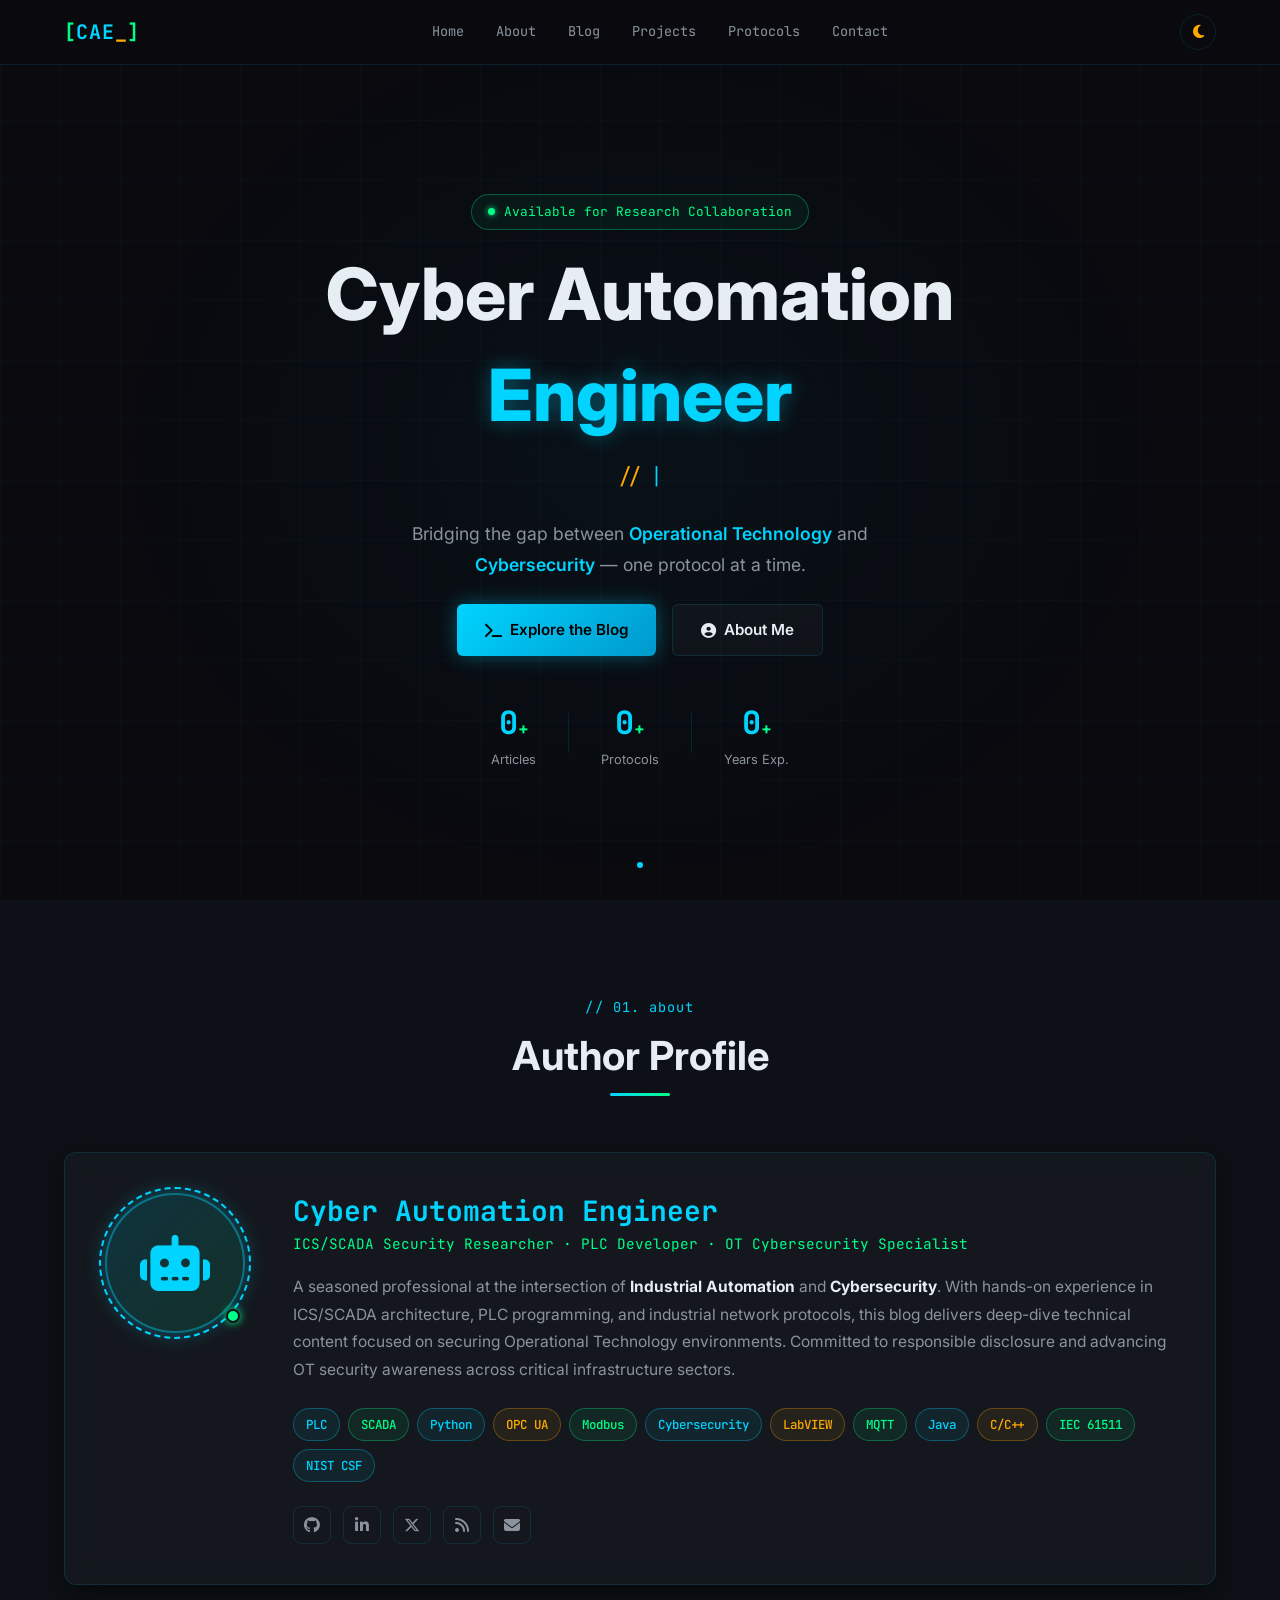
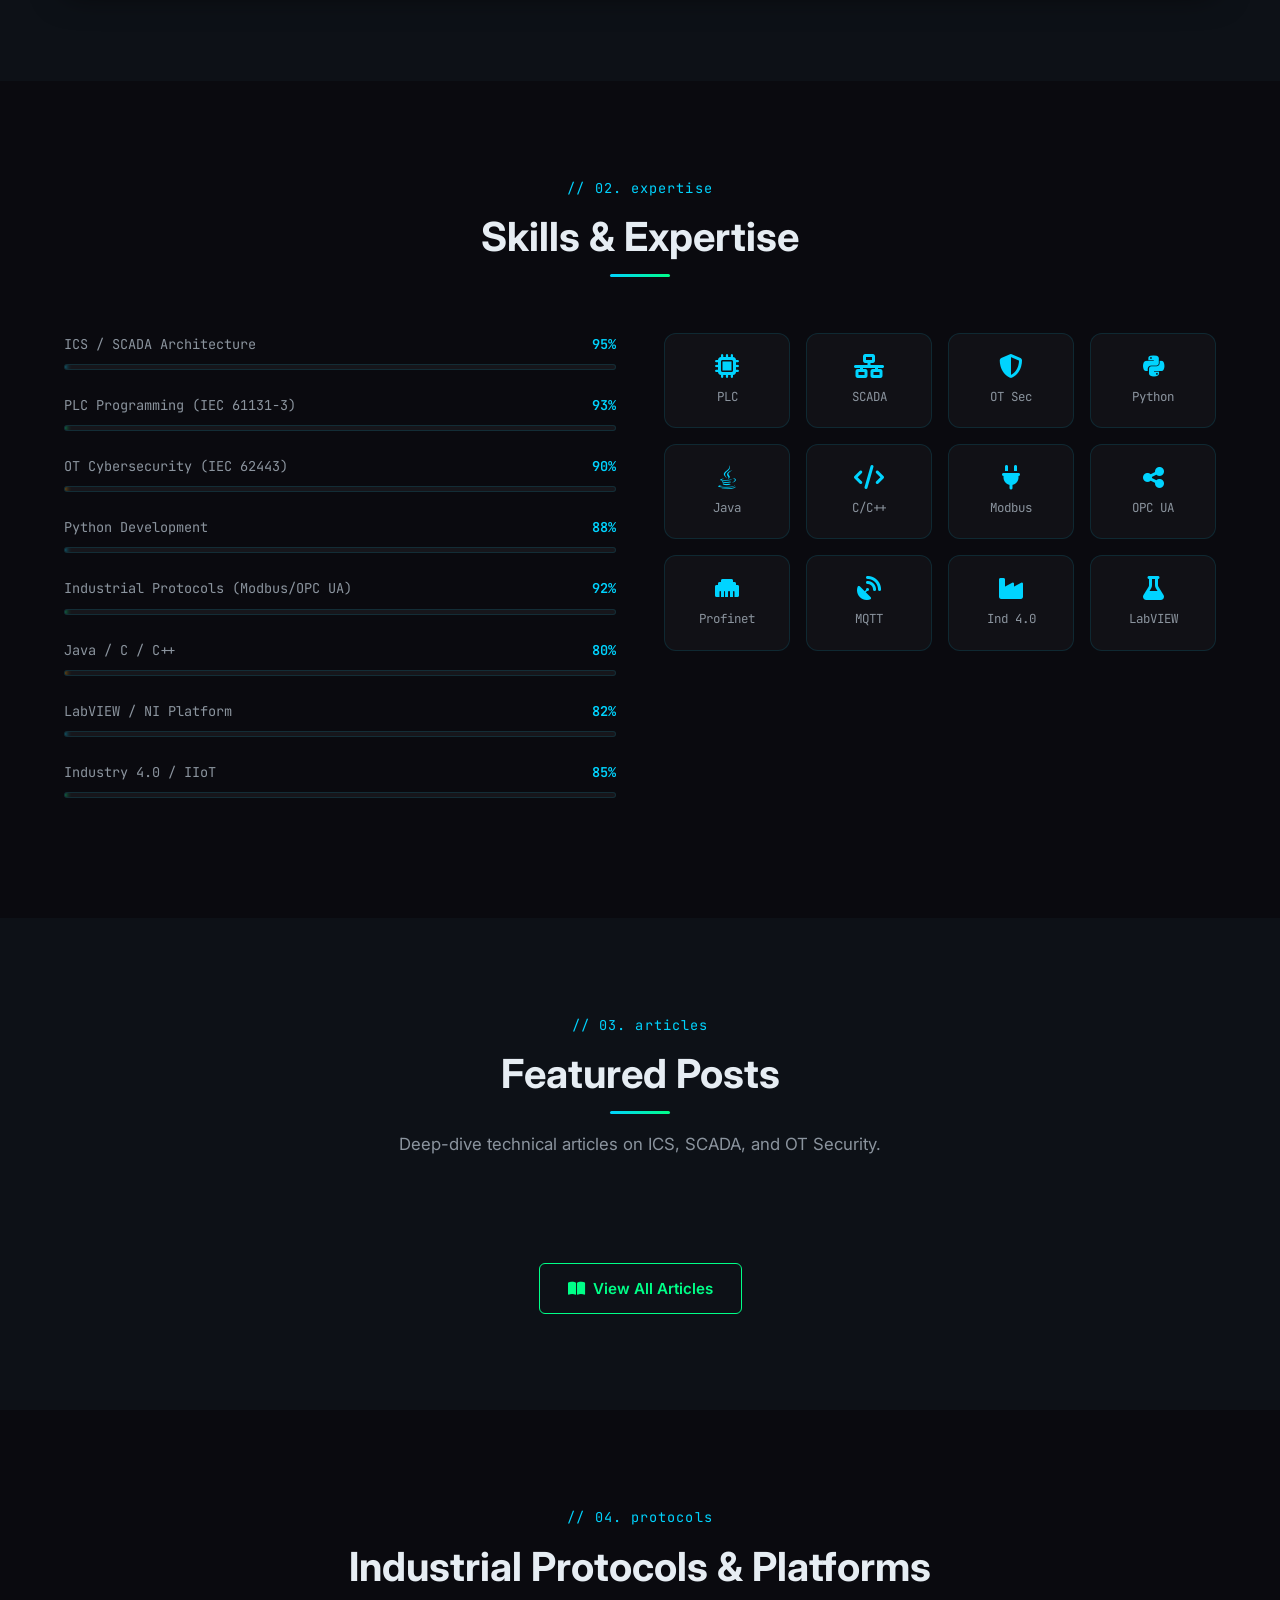
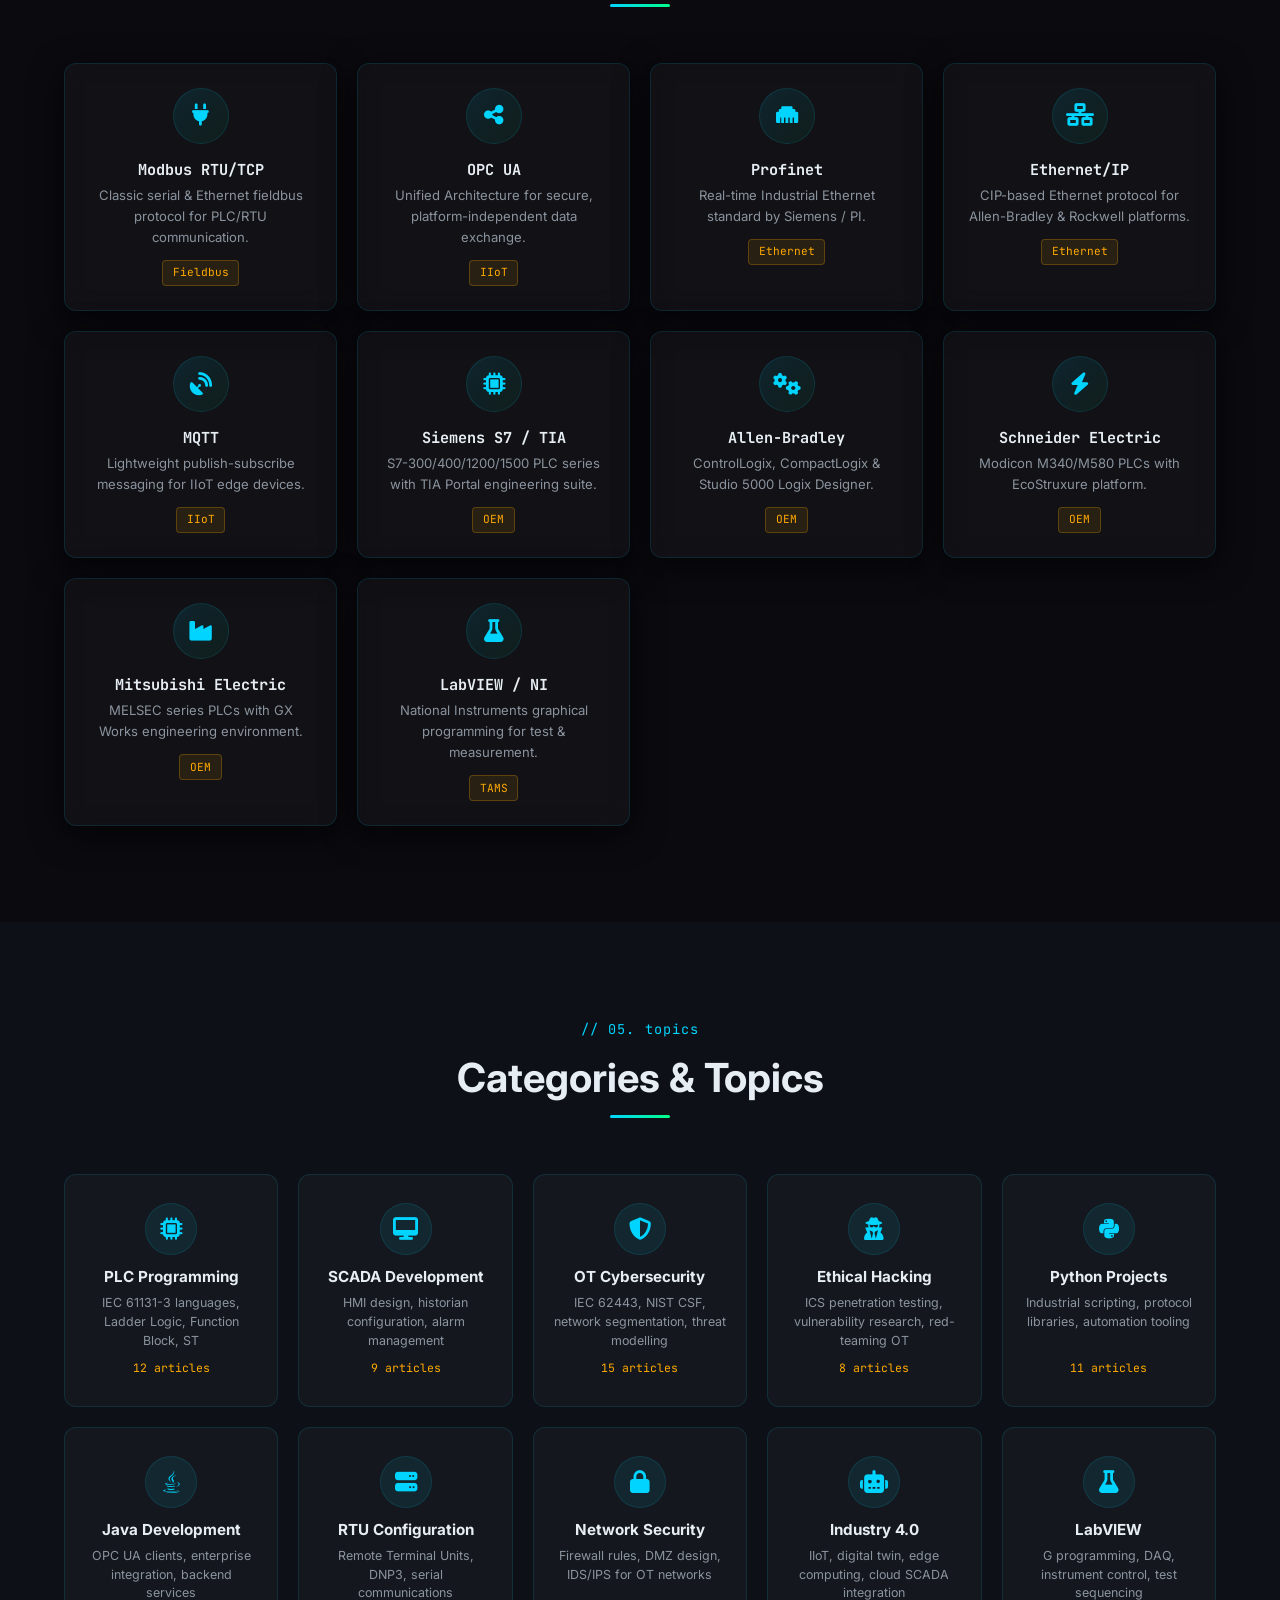
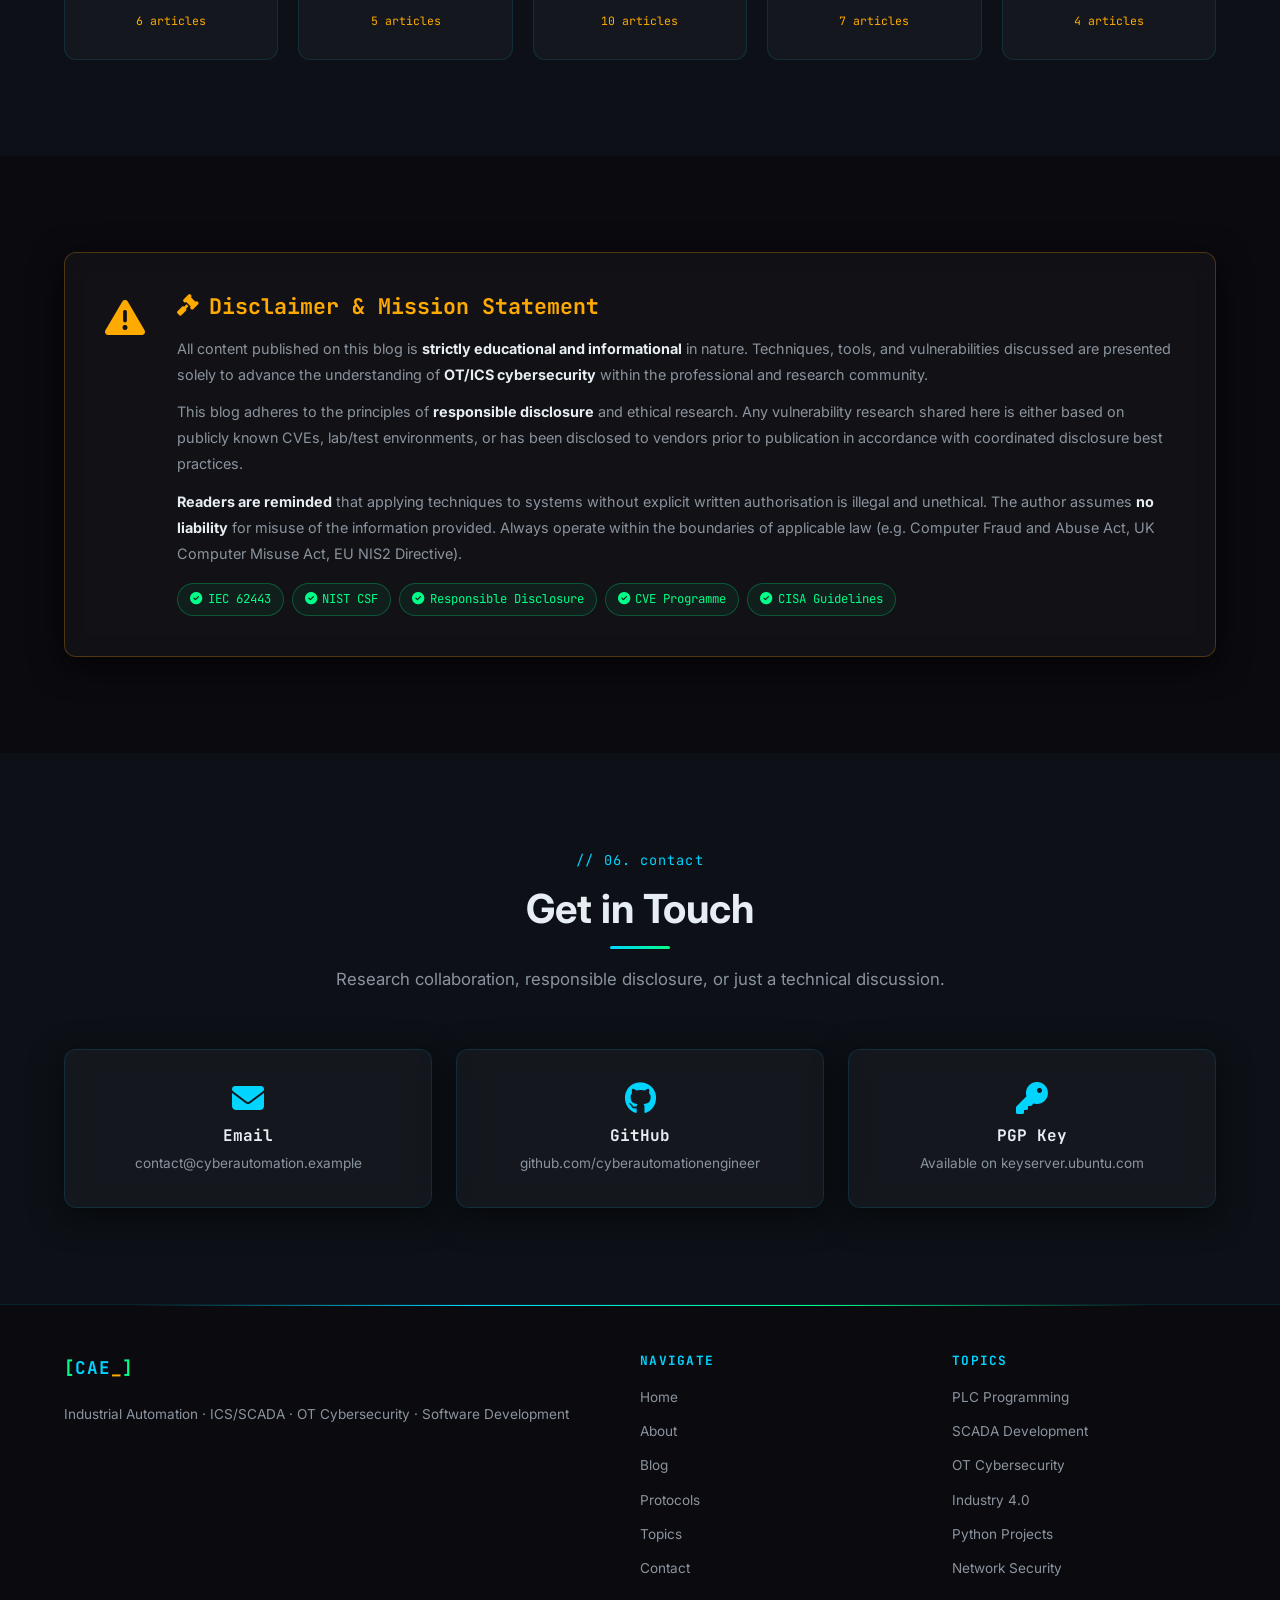
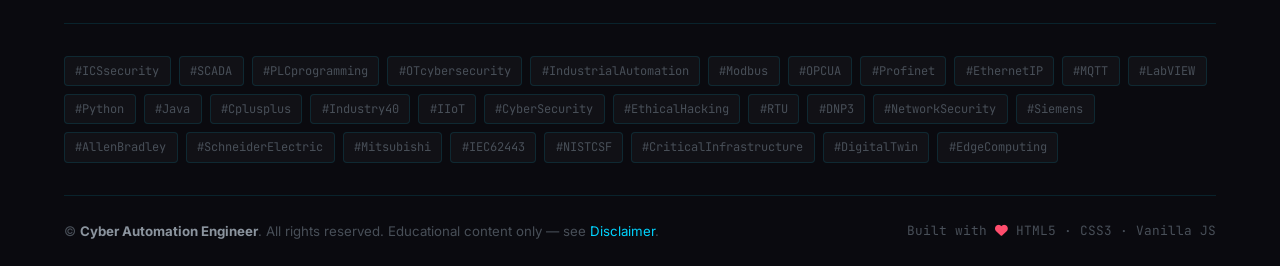
<file: static/index.html>
<html data-theme="dark" lang="en">
<head>
  <!-- ═══════════════════════════════════════════════
       META & SEO
  ═══════════════════════════════════════════════ -->
  <meta charset="UTF-8"></meta>
  <meta content="width=device-width, initial-scale=1.0" name="viewport"></meta>
  <meta content="IE=edge" http-equiv="X-UA-Compatible"></meta>

  <title>Cyber Automation Engineer | ICS/SCADA · OT Cybersecurity · PLC Development</title>
  <meta content="Cyber Automation Engineer — Technical blogger specialising in Industrial Automation, ICS/SCADA, OT Cybersecurity, PLC Programming, and Software Development (Python, Java, C/C++)." name="description"></meta>
  <meta content="ICS security,SCADA,PLC programming,OT cybersecurity,industrial automation,Modbus,OPC UA,Profinet,Ethernet/IP,MQTT,LabVIEW,Python,Java,C++,Industry 4.0,cyber automation,ethical hacking,RTU configuration,network security,Siemens,Allen-Bradley,Schneider Electric" name="keywords"></meta>
  <meta content="Cyber Automation Engineer" name="author"></meta>
  <meta content="index, follow" name="robots"></meta>
  <link href="https://cyberautomationengineer.example.com/" rel="canonical"></link>

  <!-- Open Graph -->
  <meta content="website" property="og:type"></meta>
  <meta content="https://cyberautomationengineer.example.com/" property="og:url"></meta>
  <meta content="Cyber Automation Engineer | ICS/SCADA · OT Cybersecurity" property="og:title"></meta>
  <meta content="Technical insights on Industrial Automation, ICS/SCADA, OT Cybersecurity, and Software Development." property="og:description"></meta>
  <meta content="https://cyberautomationengineer.example.com/assets/og-cover.png" property="og:image"></meta>
  <meta content="Cyber Automation Engineer" property="og:site_name"></meta>

  <!-- Twitter Card -->
  <meta content="summary_large_image" name="twitter:card"></meta>
  <meta content="Cyber Automation Engineer" name="twitter:title"></meta>
  <meta content="ICS/SCADA · OT Cybersecurity · PLC Development · Python · Industry 4.0" name="twitter:description"></meta>
  <meta content="https://cyberautomationengineer.example.com/assets/og-cover.png" name="twitter:image"></meta>

  <!-- Schema.org Structured Data -->
  <script type="application/ld+json">
  {
    "@context": "https://schema.org",
    "@type": "Person",
    "name": "Cyber Automation Engineer",
    "url": "https://cyberautomationengineer.example.com/",
    "sameAs": [
      "https://github.com/cyberautomationengineer",
      "https://www.linkedin.com/in/cyberautomationengineer"
    ],
    "jobTitle": "ICS/SCADA Security Researcher & Automation Engineer",
    "knowsAbout": ["ICS Security","SCADA","PLC","OT Cybersecurity","Python","Modbus","OPC UA","LabVIEW","Industry 4.0"],
    "description": "Technical blogger covering Industrial Automation, ICS/SCADA, OT Cybersecurity, and Software Development."
  }
  </script>
  <script type="application/ld+json">
  {
    "@context": "https://schema.org",
    "@type": "Blog",
    "name": "Cyber Automation Engineer Blog",
    "url": "https://cyberautomationengineer.example.com/",
    "description": "Educational articles on ICS/SCADA, OT Security, PLC programming, and industrial software development.",
    "author": { "@type": "Person", "name": "Cyber Automation Engineer" }
  }
  </script>

  <!-- Fonts -->
  <link href="https://fonts.googleapis.com" rel="preconnect"></link>
  <link crossorigin="" href="https://fonts.gstatic.com" rel="preconnect"></link>
  <link href="https://fonts.googleapis.com/css2?family=JetBrains+Mono:wght@300;400;500;700&amp;family=Inter:wght@300;400;500;600;700;800&amp;display=swap" rel="stylesheet"></link>

  <!-- Font Awesome (icons) -->
  <link crossorigin="anonymous" href="https://cdnjs.cloudflare.com/ajax/libs/font-awesome/6.5.0/css/all.min.css" rel="stylesheet"></link>

  <!-- Stylesheet -->
  <link href="style.css" rel="stylesheet"></link>
</head>

<body>

  <!-- ══════════════════════════════════════════════
       SKIP LINK (Accessibility)
  ══════════════════════════════════════════════ -->
  <a class="skip-link" href="#main-content">Skip to main content</a>

  <!-- ══════════════════════════════════════════════
       1. HEADER / NAVBAR
  ══════════════════════════════════════════════ -->
  <header class="navbar" id="navbar" role="banner">
    <div class="nav-container">

      <!-- Logo / Brand -->
      <a aria-label="Cyber Automation Engineer Home" class="nav-logo" href="#home">
        <span class="logo-bracket">[</span>
        <span class="logo-text">CAE</span>
        <span class="logo-cursor">_</span>
        <span class="logo-bracket">]</span>
      </a>

      <!-- Desktop Nav Links -->
      <nav aria-label="Primary navigation" class="nav-links" role="navigation">
        <a class="nav-link" href="#home">Home</a>
        <a class="nav-link" href="#about">About</a>
        <a class="nav-link" href="#blog">Blog</a>
        <a class="nav-link" href="#projects">Projects</a>
        <a class="nav-link" href="#protocols">Protocols</a>
        <a class="nav-link" href="#contact">Contact</a>
      </nav>

      <!-- Controls -->
      <div class="nav-controls">
        <button aria-label="Toggle dark/light mode" class="theme-toggle" id="themeToggle" title="Toggle theme">
          <i aria-hidden="true" class="fas fa-moon" id="themeIcon"></i>
        </button>
        <button aria-controls="mobileMenu" aria-expanded="false" aria-label="Open menu" class="hamburger" id="hamburger">
          <span class="ham-bar"></span>
          <span class="ham-bar"></span>
          <span class="ham-bar"></span>
        </button>
      </div>
    </div>

    <!-- Mobile Menu -->
    <nav aria-label="Mobile navigation" class="mobile-menu" hidden="" id="mobileMenu">
      <a class="mobile-link" href="#home">Home</a>
      <a class="mobile-link" href="#about">About</a>
      <a class="mobile-link" href="#blog">Blog</a>
      <a class="mobile-link" href="#projects">Projects</a>
      <a class="mobile-link" href="#protocols">Protocols</a>
      <a class="mobile-link" href="#contact">Contact</a>
    </nav>
  </header>

  <!-- ══════════════════════════════════════════════
       MAIN CONTENT
  ══════════════════════════════════════════════ -->
  <main id="main-content">

    <!-- 2. HERO SECTION -->
    <section aria-label="Hero banner" class="hero" id="home">
      <!-- Particle / circuit canvas -->
      <canvas aria-hidden="true" class="hero-canvas" id="heroCanvas"></canvas>

      <div class="hero-content">
        <div class="hero-badge">
          <span aria-hidden="true" class="badge-dot"></span>
          <span class="hero-badge-text">Available for Research Collaboration</span>
        </div>

        <h1 class="hero-title">
          <span class="hero-name">Cyber Automation</span>
          <span class="hero-name accent">Engineer</span>
        </h1>

        <p class="hero-subtitle">
          <span class="typewriter-prefix">// </span>
          <span aria-label="Rotating professional titles" aria-live="polite" class="typewriter-text" id="typewriter"></span>
          <span aria-hidden="true" class="typewriter-cursor">|</span>
        </p>

        <p class="hero-tagline">
          Bridging the gap between <em>Operational Technology</em> and <em>Cybersecurity</em> —
          one protocol at a time.
        </p>

        <div class="hero-cta-group">
          <a class="btn btn-primary" href="#blog">
            <i aria-hidden="true" class="fas fa-terminal"></i>
            Explore the Blog
          </a>
          <a class="btn btn-ghost" href="#about">
            <i aria-hidden="true" class="fas fa-user-circle"></i>
            About Me
          </a>
        </div>

        <!-- Quick stats -->
        <div aria-label="Quick statistics" class="hero-stats">
          <div class="stat-item">
            <span class="stat-value" data-count="50">0</span><span class="stat-plus">+</span>
            <span class="stat-label">Articles</span>
          </div>
          <div aria-hidden="true" class="stat-divider"></div>
          <div class="stat-item">
            <span class="stat-value" data-count="12">0</span><span class="stat-plus">+</span>
            <span class="stat-label">Protocols</span>
          </div>
          <div aria-hidden="true" class="stat-divider"></div>
          <div class="stat-item">
            <span class="stat-value" data-count="8">0</span><span class="stat-plus">+</span>
            <span class="stat-label">Years Exp.</span>
          </div>
        </div>
      </div>

      <!-- Scroll indicator -->
      <a aria-label="Scroll to About section" class="scroll-indicator" href="#about">
        <span aria-hidden="true" class="scroll-dot"></span>
      </a>
    </section>

    <!-- 3. AUTHOR PROFILE & INTRODUCTION -->
    <section aria-labelledby="about-heading" class="section author-section" id="about">
      <div class="container">
        <div class="section-header">
          <span class="section-tag">// 01. about</span>
          <h2 class="section-title" id="about-heading">Author Profile</h2>
        </div>

        <div class="author-card glass-card">
          <!-- Avatar -->
          <div class="author-avatar-wrap">
            <div aria-hidden="true" class="avatar-ring"></div>
            <div aria-label="Author avatar placeholder" class="author-avatar">
              <i aria-hidden="true" class="fas fa-robot"></i>
            </div>
            <span aria-label="Online status: active" class="avatar-status"></span>
          </div>

          <!-- Info -->
          <div class="author-info">
            <h3 class="author-name">Cyber Automation Engineer</h3>
            <p class="author-role">ICS/SCADA Security Researcher · PLC Developer · OT Cybersecurity Specialist</p>

            <p class="author-bio">
              A seasoned professional at the intersection of <strong>Industrial Automation</strong> and
              <strong>Cybersecurity</strong>. With hands-on experience in ICS/SCADA architecture, PLC
              programming, and industrial network protocols, this blog delivers deep-dive technical content
              focused on securing Operational Technology environments. Committed to responsible disclosure
              and advancing OT security awareness across critical infrastructure sectors.
            </p>

            <!-- Skill Badges -->
            <div aria-label="Technical skills" class="skill-badges">
              <span class="badge badge-blue">PLC</span>
              <span class="badge badge-green">SCADA</span>
              <span class="badge badge-blue">Python</span>
              <span class="badge badge-amber">OPC UA</span>
              <span class="badge badge-green">Modbus</span>
              <span class="badge badge-blue">Cybersecurity</span>
              <span class="badge badge-amber">LabVIEW</span>
              <span class="badge badge-green">MQTT</span>
              <span class="badge badge-blue">Java</span>
              <span class="badge badge-amber">C/C++</span>
              <span class="badge badge-green">IEC 61511</span>
              <span class="badge badge-blue">NIST CSF</span>
            </div>

            <!-- Social Links -->
            <div aria-label="Social and professional links" class="social-links">
              <a aria-label="GitHub Profile" class="social-btn" href="#" title="GitHub">
                <i aria-hidden="true" class="fab fa-github"></i>
              </a>
              <a aria-label="LinkedIn Profile" class="social-btn" href="#" title="LinkedIn">
                <i aria-hidden="true" class="fab fa-linkedin-in"></i>
              </a>
              <a aria-label="Twitter/X Profile" class="social-btn" href="#" title="Twitter / X">
                <i aria-hidden="true" class="fab fa-x-twitter"></i>
              </a>
              <a aria-label="RSS Feed" class="social-btn" href="#" title="RSS Feed">
                <i aria-hidden="true" class="fas fa-rss"></i>
              </a>
              <a aria-label="Send email" class="social-btn" href="#contact" title="Contact">
                <i aria-hidden="true" class="fas fa-envelope"></i>
              </a>
            </div>
          </div>
        </div>
      </div>
    </section>

    <!-- 4. EXPERTISE & SKILLS -->
    <section aria-labelledby="skills-heading" class="section skills-section" id="skills">
      <div class="container">
        <div class="section-header">
          <span class="section-tag">// 02. expertise</span>
          <h2 class="section-title" id="skills-heading">Skills &amp; Expertise</h2>
        </div>

        <div class="skills-grid">
          <!-- Left: Progress bars -->
          <div aria-label="Skill proficiency levels" class="skills-bars">
            <!-- Each bar animated on scroll via IntersectionObserver in JS -->
            <div class="skill-bar-item">
              <div class="skill-label">
                <span>ICS / SCADA Architecture</span><span class="skill-pct">95%</span>
              </div>
              <div aria-label="ICS SCADA 95%" aria-valuemax="100" aria-valuemin="0" aria-valuenow="95" class="skill-track" role="progressbar">
                <div class="skill-fill" data-width="95" style="--skill-color: #00d4ff;"></div>
              </div>
            </div>
            <div class="skill-bar-item">
              <div class="skill-label"><span>PLC Programming (IEC 61131-3)</span><span class="skill-pct">93%</span></div>
              <div aria-label="PLC Programming 93%" aria-valuemax="100" aria-valuemin="0" aria-valuenow="93" class="skill-track" role="progressbar">
                <div class="skill-fill" data-width="93" style="--skill-color: #00ff88;"></div>
              </div>
            </div>
            <div class="skill-bar-item">
              <div class="skill-label"><span>OT Cybersecurity (IEC 62443)</span><span class="skill-pct">90%</span></div>
              <div aria-label="OT Cybersecurity 90%" aria-valuemax="100" aria-valuemin="0" aria-valuenow="90" class="skill-track" role="progressbar">
                <div class="skill-fill" data-width="90" style="--skill-color: #ffaa00;"></div>
              </div>
            </div>
            <div class="skill-bar-item">
              <div class="skill-label"><span>Python Development</span><span class="skill-pct">88%</span></div>
              <div aria-label="Python 88%" aria-valuemax="100" aria-valuemin="0" aria-valuenow="88" class="skill-track" role="progressbar">
                <div class="skill-fill" data-width="88" style="--skill-color: #00d4ff;"></div>
              </div>
            </div>
            <div class="skill-bar-item">
              <div class="skill-label"><span>Industrial Protocols (Modbus/OPC UA)</span><span class="skill-pct">92%</span></div>
              <div aria-label="Industrial Protocols 92%" aria-valuemax="100" aria-valuemin="0" aria-valuenow="92" class="skill-track" role="progressbar">
                <div class="skill-fill" data-width="92" style="--skill-color: #00ff88;"></div>
              </div>
            </div>
            <div class="skill-bar-item">
              <div class="skill-label"><span>Java / C / C++</span><span class="skill-pct">80%</span></div>
              <div aria-label="Java C C++ 80%" aria-valuemax="100" aria-valuemin="0" aria-valuenow="80" class="skill-track" role="progressbar">
                <div class="skill-fill" data-width="80" style="--skill-color: #ffaa00;"></div>
              </div>
            </div>
            <div class="skill-bar-item">
              <div class="skill-label"><span>LabVIEW / NI Platform</span><span class="skill-pct">82%</span></div>
              <div aria-label="LabVIEW 82%" aria-valuemax="100" aria-valuemin="0" aria-valuenow="82" class="skill-track" role="progressbar">
                <div class="skill-fill" data-width="82" style="--skill-color: #00d4ff;"></div>
              </div>
            </div>
            <div class="skill-bar-item">
              <div class="skill-label"><span>Industry 4.0 / IIoT</span><span class="skill-pct">85%</span></div>
              <div aria-label="Industry 4.0 85%" aria-valuemax="100" aria-valuemin="0" aria-valuenow="85" class="skill-track" role="progressbar">
                <div class="skill-fill" data-width="85" style="--skill-color: #00ff88;"></div>
              </div>
            </div>
          </div>

          <!-- Right: Hex skill grid -->
          <div aria-label="Technology specialisations" class="hex-grid">
            <div class="hex-item"><i aria-hidden="true" class="fas fa-microchip"></i><span>PLC</span></div>
            <div class="hex-item"><i aria-hidden="true" class="fas fa-network-wired"></i><span>SCADA</span></div>
            <div class="hex-item"><i aria-hidden="true" class="fas fa-shield-halved"></i><span>OT Sec</span></div>
            <div class="hex-item"><i aria-hidden="true" class="fab fa-python"></i><span>Python</span></div>
            <div class="hex-item"><i aria-hidden="true" class="fab fa-java"></i><span>Java</span></div>
            <div class="hex-item"><i aria-hidden="true" class="fas fa-code"></i><span>C/C++</span></div>
            <div class="hex-item"><i aria-hidden="true" class="fas fa-plug"></i><span>Modbus</span></div>
            <div class="hex-item"><i aria-hidden="true" class="fas fa-share-nodes"></i><span>OPC UA</span></div>
            <div class="hex-item"><i aria-hidden="true" class="fas fa-ethernet"></i><span>Profinet</span></div>
            <div class="hex-item"><i aria-hidden="true" class="fas fa-satellite-dish"></i><span>MQTT</span></div>
            <div class="hex-item"><i aria-hidden="true" class="fas fa-industry"></i><span>Ind 4.0</span></div>
            <div class="hex-item"><i aria-hidden="true" class="fas fa-flask"></i><span>LabVIEW</span></div>
          </div>
        </div>
      </div>
    </section>

    <!-- 5. FEATURED BLOG POSTS -->
    <section aria-labelledby="blog-heading" class="section blog-section" id="blog">
      <div class="container">
        <div class="section-header">
          <span class="section-tag">// 03. articles</span>
          <h2 class="section-title" id="blog-heading">Featured Posts</h2>
          <p class="section-subtitle">Deep-dive technical articles on ICS, SCADA, and OT Security.</p>
        </div>

        <!-- Blog cards injected by JS from JSON data -->
        <div aria-label="Featured blog posts" class="blog-grid" id="blogGrid" role="list">
          <!-- Populated by script.js -->
        </div>

        <div class="section-cta">
          <a class="btn btn-outline" href="#">
            <i aria-hidden="true" class="fas fa-book-open"></i>
            View All Articles
          </a>
        </div>
      </div>
    </section>

    <!-- 6. INDUSTRIAL PROTOCOLS & TECHNOLOGIES -->
    <section aria-labelledby="protocols-heading" class="section protocols-section" id="protocols">
      <div class="container">
        <div class="section-header">
          <span class="section-tag">// 04. protocols</span>
          <h2 class="section-title" id="protocols-heading">Industrial Protocols &amp; Platforms</h2>
        </div>

        <div aria-label="Supported industrial protocols and platforms" class="protocols-grid">

          <article aria-label="Modbus RTU/TCP" class="protocol-card glass-card">
            <div class="protocol-icon"><i aria-hidden="true" class="fas fa-plug"></i></div>
            <h3 class="protocol-name">Modbus RTU/TCP</h3>
            <p class="protocol-desc">Classic serial &amp; Ethernet fieldbus protocol for PLC/RTU communication.</p>
            <span class="protocol-badge">Fieldbus</span>
          </article>

          <article aria-label="OPC UA" class="protocol-card glass-card">
            <div class="protocol-icon"><i aria-hidden="true" class="fas fa-share-nodes"></i></div>
            <h3 class="protocol-name">OPC UA</h3>
            <p class="protocol-desc">Unified Architecture for secure, platform-independent data exchange.</p>
            <span class="protocol-badge">IIoT</span>
          </article>

          <article aria-label="Profinet" class="protocol-card glass-card">
            <div class="protocol-icon"><i aria-hidden="true" class="fas fa-ethernet"></i></div>
            <h3 class="protocol-name">Profinet</h3>
            <p class="protocol-desc">Real-time Industrial Ethernet standard by Siemens / PI.</p>
            <span class="protocol-badge">Ethernet</span>
          </article>

          <article aria-label="Ethernet/IP" class="protocol-card glass-card">
            <div class="protocol-icon"><i aria-hidden="true" class="fas fa-network-wired"></i></div>
            <h3 class="protocol-name">Ethernet/IP</h3>
            <p class="protocol-desc">CIP-based Ethernet protocol for Allen-Bradley &amp; Rockwell platforms.</p>
            <span class="protocol-badge">Ethernet</span>
          </article>

          <article aria-label="MQTT" class="protocol-card glass-card">
            <div class="protocol-icon"><i aria-hidden="true" class="fas fa-satellite-dish"></i></div>
            <h3 class="protocol-name">MQTT</h3>
            <p class="protocol-desc">Lightweight publish-subscribe messaging for IIoT edge devices.</p>
            <span class="protocol-badge">IIoT</span>
          </article>

          <article aria-label="Siemens TIA Portal" class="protocol-card glass-card">
            <div class="protocol-icon"><i aria-hidden="true" class="fas fa-microchip"></i></div>
            <h3 class="protocol-name">Siemens S7 / TIA</h3>
            <p class="protocol-desc">S7-300/400/1200/1500 PLC series with TIA Portal engineering suite.</p>
            <span class="protocol-badge">OEM</span>
          </article>

          <article aria-label="Allen-Bradley / Rockwell" class="protocol-card glass-card">
            <div class="protocol-icon"><i aria-hidden="true" class="fas fa-cogs"></i></div>
            <h3 class="protocol-name">Allen-Bradley</h3>
            <p class="protocol-desc">ControlLogix, CompactLogix &amp; Studio 5000 Logix Designer.</p>
            <span class="protocol-badge">OEM</span>
          </article>

          <article aria-label="Schneider Electric" class="protocol-card glass-card">
            <div class="protocol-icon"><i aria-hidden="true" class="fas fa-bolt"></i></div>
            <h3 class="protocol-name">Schneider Electric</h3>
            <p class="protocol-desc">Modicon M340/M580 PLCs with EcoStruxure platform.</p>
            <span class="protocol-badge">OEM</span>
          </article>

          <article aria-label="Mitsubishi Electric" class="protocol-card glass-card">
            <div class="protocol-icon"><i aria-hidden="true" class="fas fa-industry"></i></div>
            <h3 class="protocol-name">Mitsubishi Electric</h3>
            <p class="protocol-desc">MELSEC series PLCs with GX Works engineering environment.</p>
            <span class="protocol-badge">OEM</span>
          </article>

          <article aria-label="LabVIEW" class="protocol-card glass-card">
            <div class="protocol-icon"><i aria-hidden="true" class="fas fa-flask"></i></div>
            <h3 class="protocol-name">LabVIEW / NI</h3>
            <p class="protocol-desc">National Instruments graphical programming for test &amp; measurement.</p>
            <span class="protocol-badge">TAMS</span>
          </article>

        </div>
      </div>
    </section>

    <!-- 7. CATEGORIES / TOPICS -->
    <section aria-labelledby="categories-heading" class="section categories-section" id="projects">
      <div class="container">
        <div class="section-header">
          <span class="section-tag">// 05. topics</span>
          <h2 class="section-title" id="categories-heading">Categories &amp; Topics</h2>
        </div>

        <div aria-label="Blog topic categories" class="categories-grid" role="list">

          <a aria-label="PLC Programming articles" class="category-card" href="#" role="listitem">
            <div class="cat-icon"><i aria-hidden="true" class="fas fa-microchip"></i></div>
            <h3 class="cat-title">PLC Programming</h3>
            <p class="cat-desc">IEC 61131-3 languages, Ladder Logic, Function Block, ST</p>
            <span class="cat-count">12 articles</span>
          </a>

          <a aria-label="SCADA Development articles" class="category-card" href="#" role="listitem">
            <div class="cat-icon"><i aria-hidden="true" class="fas fa-desktop"></i></div>
            <h3 class="cat-title">SCADA Development</h3>
            <p class="cat-desc">HMI design, historian configuration, alarm management</p>
            <span class="cat-count">9 articles</span>
          </a>

          <a aria-label="OT Cybersecurity articles" class="category-card" href="#" role="listitem">
            <div class="cat-icon"><i aria-hidden="true" class="fas fa-shield-halved"></i></div>
            <h3 class="cat-title">OT Cybersecurity</h3>
            <p class="cat-desc">IEC 62443, NIST CSF, network segmentation, threat modelling</p>
            <span class="cat-count">15 articles</span>
          </a>

          <a aria-label="Ethical Hacking articles" class="category-card" href="#" role="listitem">
            <div class="cat-icon"><i aria-hidden="true" class="fas fa-user-secret"></i></div>
            <h3 class="cat-title">Ethical Hacking</h3>
            <p class="cat-desc">ICS penetration testing, vulnerability research, red-teaming OT</p>
            <span class="cat-count">8 articles</span>
          </a>

          <a aria-label="Python Projects articles" class="category-card" href="#" role="listitem">
            <div class="cat-icon"><i aria-hidden="true" class="fab fa-python"></i></div>
            <h3 class="cat-title">Python Projects</h3>
            <p class="cat-desc">Industrial scripting, protocol libraries, automation tooling</p>
            <span class="cat-count">11 articles</span>
          </a>

          <a aria-label="Java Development articles" class="category-card" href="#" role="listitem">
            <div class="cat-icon"><i aria-hidden="true" class="fab fa-java"></i></div>
            <h3 class="cat-title">Java Development</h3>
            <p class="cat-desc">OPC UA clients, enterprise integration, backend services</p>
            <span class="cat-count">6 articles</span>
          </a>

          <a aria-label="RTU Configuration articles" class="category-card" href="#" role="listitem">
            <div class="cat-icon"><i aria-hidden="true" class="fas fa-server"></i></div>
            <h3 class="cat-title">RTU Configuration</h3>
            <p class="cat-desc">Remote Terminal Units, DNP3, serial communications</p>
            <span class="cat-count">5 articles</span>
          </a>

          <a aria-label="Network Security articles" class="category-card" href="#" role="listitem">
            <div class="cat-icon"><i aria-hidden="true" class="fas fa-lock"></i></div>
            <h3 class="cat-title">Network Security</h3>
            <p class="cat-desc">Firewall rules, DMZ design, IDS/IPS for OT networks</p>
            <span class="cat-count">10 articles</span>
          </a>

          <a aria-label="Industry 4.0 articles" class="category-card" href="#" role="listitem">
            <div class="cat-icon"><i aria-hidden="true" class="fas fa-robot"></i></div>
            <h3 class="cat-title">Industry 4.0</h3>
            <p class="cat-desc">IIoT, digital twin, edge computing, cloud SCADA integration</p>
            <span class="cat-count">7 articles</span>
          </a>

          <a aria-label="LabVIEW articles" class="category-card" href="#" role="listitem">
            <div class="cat-icon"><i aria-hidden="true" class="fas fa-flask"></i></div>
            <h3 class="cat-title">LabVIEW</h3>
            <p class="cat-desc">G programming, DAQ, instrument control, test sequencing</p>
            <span class="cat-count">4 articles</span>
          </a>

        </div>
      </div>
    </section>

    <!-- 8. DISCLAIMER / MISSION STATEMENT -->
    <section aria-labelledby="disclaimer-heading" class="section disclaimer-section" id="disclaimer">
      <div class="container">
        <div class="disclaimer-banner glass-card">
          <div aria-hidden="true" class="disclaimer-icon">
            <i class="fas fa-triangle-exclamation"></i>
          </div>
          <div class="disclaimer-content">
            <h2 class="disclaimer-title" id="disclaimer-heading">
              <i aria-hidden="true" class="fas fa-gavel"></i>
              Disclaimer &amp; Mission Statement
            </h2>
            <p>
              All content published on this blog is <strong>strictly educational and informational</strong>
              in nature. Techniques, tools, and vulnerabilities discussed are presented solely to advance
              the understanding of <strong>OT/ICS cybersecurity</strong> within the professional and
              research community.
            </p>
            <p>
              This blog adheres to the principles of <strong>responsible disclosure</strong> and ethical
              research. Any vulnerability research shared here is either based on publicly known CVEs,
              lab/test environments, or has been disclosed to vendors prior to publication in accordance
              with coordinated disclosure best practices.
            </p>
            <p>
              <strong>Readers are reminded</strong> that applying techniques to systems without explicit
              written authorisation is illegal and unethical. The author assumes <strong>no liability</strong>
              for misuse of the information provided. Always operate within the boundaries of applicable
              law (e.g. Computer Fraud and Abuse Act, UK Computer Misuse Act, EU NIS2 Directive).
            </p>
            <div aria-label="Compliance frameworks" class="disclaimer-tags">
              <span class="d-tag"><i aria-hidden="true" class="fas fa-check-circle"></i> IEC 62443</span>
              <span class="d-tag"><i aria-hidden="true" class="fas fa-check-circle"></i> NIST CSF</span>
              <span class="d-tag"><i aria-hidden="true" class="fas fa-check-circle"></i> Responsible Disclosure</span>
              <span class="d-tag"><i aria-hidden="true" class="fas fa-check-circle"></i> CVE Programme</span>
              <span class="d-tag"><i aria-hidden="true" class="fas fa-check-circle"></i> CISA Guidelines</span>
            </div>
          </div>
        </div>
      </div>
    </section>

    <!-- CONTACT SECTION (lightweight) -->
    <section aria-labelledby="contact-heading" class="section contact-section" id="contact">
      <div class="container">
        <div class="section-header">
          <span class="section-tag">// 06. contact</span>
          <h2 class="section-title" id="contact-heading">Get in Touch</h2>
          <p class="section-subtitle">Research collaboration, responsible disclosure, or just a technical discussion.</p>
        </div>
        <div class="contact-grid">
          <div class="contact-card glass-card">
            <i aria-hidden="true" class="fas fa-envelope contact-icon"></i>
            <h3>Email</h3>
            <p>contact@cyberautomation.example</p>
          </div>
          <div class="contact-card glass-card">
            <i aria-hidden="true" class="fab fa-github contact-icon"></i>
            <h3>GitHub</h3>
            <p>github.com/cyberautomationengineer</p>
          </div>
          <div class="contact-card glass-card">
            <i aria-hidden="true" class="fas fa-key contact-icon"></i>
            <h3>PGP Key</h3>
            <p>Available on keyserver.ubuntu.com</p>
          </div>
        </div>
      </div>
    </section>

  </main><!-- /main -->

  <!-- ══════════════════════════════════════════════
       9. FOOTER
  ══════════════════════════════════════════════ -->
  <footer class="footer" role="contentinfo">
    <div aria-hidden="true" class="footer-glow-border"></div>
    <div class="container">

      <div class="footer-top">
        <!-- Brand -->
        <div class="footer-brand">
          <a aria-label="Cyber Automation Engineer Home" class="nav-logo footer-logo" href="#home">
            <span class="logo-bracket">[</span>
            <span class="logo-text">CAE</span>
            <span class="logo-cursor">_</span>
            <span class="logo-bracket">]</span>
          </a>
          <p class="footer-bio">
            Industrial Automation · ICS/SCADA · OT Cybersecurity · Software Development
          </p>
        </div>

        <!-- Quick links -->
        <nav aria-label="Footer navigation" class="footer-nav">
          <h4 class="footer-nav-title">Navigate</h4>
          <a href="#home">Home</a>
          <a href="#about">About</a>
          <a href="#blog">Blog</a>
          <a href="#protocols">Protocols</a>
          <a href="#projects">Topics</a>
          <a href="#contact">Contact</a>
        </nav>

        <!-- Topics -->
        <nav aria-label="Topic categories" class="footer-nav">
          <h4 class="footer-nav-title">Topics</h4>
          <a href="#">PLC Programming</a>
          <a href="#">SCADA Development</a>
          <a href="#">OT Cybersecurity</a>
          <a href="#">Industry 4.0</a>
          <a href="#">Python Projects</a>
          <a href="#">Network Security</a>
        </nav>
      </div>

      <!-- Tag Cloud -->
      <div aria-label="SEO tag cloud" class="tag-cloud">
        <span class="tag">#ICSsecurity</span><span class="tag">#SCADA</span>
        <span class="tag">#PLCprogramming</span><span class="tag">#OTcybersecurity</span>
        <span class="tag">#IndustrialAutomation</span><span class="tag">#Modbus</span>
        <span class="tag">#OPCUA</span><span class="tag">#Profinet</span>
        <span class="tag">#EthernetIP</span><span class="tag">#MQTT</span>
        <span class="tag">#LabVIEW</span><span class="tag">#Python</span>
        <span class="tag">#Java</span><span class="tag">#Cplusplus</span>
        <span class="tag">#Industry40</span><span class="tag">#IIoT</span>
        <span class="tag">#CyberSecurity</span><span class="tag">#EthicalHacking</span>
        <span class="tag">#RTU</span><span class="tag">#DNP3</span>
        <span class="tag">#NetworkSecurity</span><span class="tag">#Siemens</span>
        <span class="tag">#AllenBradley</span><span class="tag">#SchneiderElectric</span>
        <span class="tag">#Mitsubishi</span><span class="tag">#IEC62443</span>
        <span class="tag">#NISTCSF</span><span class="tag">#CriticalInfrastructure</span>
        <span class="tag">#DigitalTwin</span><span class="tag">#EdgeComputing</span>
      </div>

      <!-- Bottom bar -->
      <div class="footer-bottom">
        <p class="footer-copy">
          © <span id="footerYear"></span>
          <strong>Cyber Automation Engineer</strong>. All rights reserved.
          Educational content only — see <a href="#disclaimer">Disclaimer</a>.
        </p>
        <p class="footer-tech">
          Built with <i aria-hidden="true" class="fas fa-heart" style="color: #ff4d6d;"></i>
          HTML5 · CSS3 · Vanilla JS
        </p>
      </div>

    </div>
  </footer>

  <!-- JavaScript -->
  <script src="script.js"></script>
</body>
</html>
</file>
<file: static/style.css>
/* ═══════════════════════════════════════════════════════════
   CYBER AUTOMATION ENGINEER — style.css
   Dark-themed, futuristic, industrial cybersecurity aesthetic
   ═══════════════════════════════════════════════════════════ */

/* ────────────────────────────────────────────
   1. CSS CUSTOM PROPERTIES (VARIABLES)
──────────────────────────────────────────── */
:root {
  /* Core palette — dark theme */
  --bg-primary:     #0a0a0f;
  --bg-secondary:   #0d1117;
  --bg-tertiary:    #111827;
  --bg-card:        rgba(13, 17, 23, 0.85);
  --bg-glass:       rgba(255, 255, 255, 0.03);

  /* Neon accents */
  --accent-blue:    #00d4ff;
  --accent-green:   #00ff88;
  --accent-amber:   #ffaa00;
  --accent-red:     #ff4d6d;

  /* Text */
  --text-primary:   #e6edf3;
  --text-secondary: #8b949e;
  --text-muted:     #484f58;

  /* Borders / surfaces */
  --border-color:   rgba(0, 212, 255, 0.12);
  --border-glow:    rgba(0, 212, 255, 0.4);
  --surface-hover:  rgba(0, 212, 255, 0.05);

  /* Typography */
  --font-mono:      "JetBrains Mono", "Fira Code", "Courier New", monospace;
  --font-sans:      "Inter", "Roboto", system-ui, -apple-system, sans-serif;

  /* Spacing */
  --section-pad:    6rem 0;
  --container-max:  1200px;
  --border-radius:  12px;
  --radius-sm:      6px;
  --radius-lg:      20px;

  /* Transitions */
  --transition:     all 0.3s cubic-bezier(0.4, 0, 0.2, 1);
  --transition-fast:all 0.15s ease;

  /* Shadows / glows */
  --glow-blue:      0 0 20px rgba(0, 212, 255, 0.35);
  --glow-green:     0 0 20px rgba(0, 255, 136, 0.35);
  --glow-amber:     0 0 20px rgba(255, 170, 0, 0.35);
  --shadow-card:    0 8px 32px rgba(0, 0, 0, 0.6);
  --shadow-elevated:0 16px 48px rgba(0, 0, 0, 0.8);
}

/* ── Light mode overrides ───────────────── */
[data-theme="light"] {
  --bg-primary:    #f0f4f8;
  --bg-secondary:  #ffffff;
  --bg-tertiary:   #e2e8f0;
  --bg-card:       rgba(255, 255, 255, 0.9);
  --bg-glass:      rgba(0, 0, 0, 0.03);
  --text-primary:  #1a202c;
  --text-secondary:#4a5568;
  --text-muted:    #a0aec0;
  --border-color:  rgba(0, 150, 200, 0.18);
  --border-glow:   rgba(0, 150, 200, 0.5);
  --surface-hover: rgba(0, 150, 200, 0.06);
  --bg-glass:      rgba(0, 0, 0, 0.04);
  --shadow-card:   0 4px 20px rgba(0, 0, 0, 0.12);
}

/* ────────────────────────────────────────────
   2. RESET & BASE
──────────────────────────────────────────── */
*, *::before, *::after {
  box-sizing: border-box;
  margin: 0;
  padding: 0;
}

html {
  scroll-behavior: smooth;
  font-size: 16px;
  -webkit-text-size-adjust: 100%;
}

body {
  font-family: var(--font-sans);
  background-color: var(--bg-primary);
  color: var(--text-primary);
  line-height: 1.7;
  overflow-x: hidden;
  transition: background-color 0.4s ease, color 0.4s ease;
}

/* Circuit-board grid background */
body::before {
  content: "";
  position: fixed;
  inset: 0;
  background-image:
    linear-gradient(rgba(0, 212, 255, 0.03) 1px, transparent 1px),
    linear-gradient(90deg, rgba(0, 212, 255, 0.03) 1px, transparent 1px);
  background-size: 60px 60px;
  pointer-events: none;
  z-index: 0;
}

[data-theme="light"] body::before {
  background-image:
    linear-gradient(rgba(0, 150, 200, 0.04) 1px, transparent 1px),
    linear-gradient(90deg, rgba(0, 150, 200, 0.04) 1px, transparent 1px);
}

img, svg { display: block; max-width: 100%; }
a { color: inherit; text-decoration: none; }
button { cursor: pointer; border: none; background: none; font-family: inherit; }
ul { list-style: none; }

/* Skip link */
.skip-link {
  position: absolute; top: -100%; left: 1rem;
  padding: 0.5rem 1rem;
  background: var(--accent-blue); color: #000;
  border-radius: var(--radius-sm);
  font-weight: 600; z-index: 9999;
  transition: top 0.2s;
}
.skip-link:focus { top: 1rem; }

/* ────────────────────────────────────────────
   3. TYPOGRAPHY
──────────────────────────────────────────── */
h1, h2, h3, h4, h5, h6 {
  font-family: var(--font-sans);
  line-height: 1.25;
  font-weight: 700;
}
code, pre, .mono { font-family: var(--font-mono); }

/* ────────────────────────────────────────────
   4. UTILITIES
──────────────────────────────────────────── */
.container {
  width: 100%;
  max-width: var(--container-max);
  margin: 0 auto;
  padding: 0 1.5rem;
  position: relative;
  z-index: 1;
}

.section { padding: var(--section-pad); position: relative; }

.section-header {
  text-align: center;
  margin-bottom: 3.5rem;
}
.section-tag {
  font-family: var(--font-mono);
  font-size: 0.85rem;
  color: var(--accent-blue);
  letter-spacing: 0.08em;
  display: block;
  margin-bottom: 0.75rem;
}
.section-title {
  font-size: clamp(1.75rem, 4vw, 2.5rem);
  color: var(--text-primary);
}
.section-title::after {
  content: "";
  display: block;
  width: 60px; height: 3px;
  background: linear-gradient(90deg, var(--accent-blue), var(--accent-green));
  margin: 0.75rem auto 0;
  border-radius: 2px;
}
.section-subtitle {
  margin-top: 1rem;
  color: var(--text-secondary);
  font-size: 1.05rem;
}
.section-cta { text-align: center; margin-top: 3rem; }

/* Glass card */
.glass-card {
  background: var(--bg-glass);
  border: 1px solid var(--border-color);
  border-radius: var(--border-radius);
  backdrop-filter: blur(12px);
  -webkit-backdrop-filter: blur(12px);
  box-shadow: var(--shadow-card);
  transition: var(--transition);
}
.glass-card:hover {
  border-color: var(--border-glow);
  box-shadow: var(--glow-blue), var(--shadow-card);
  transform: translateY(-3px);
}

/* Buttons */
.btn {
  display: inline-flex; align-items: center; gap: 0.5rem;
  padding: 0.75rem 1.75rem;
  border-radius: var(--radius-sm);
  font-weight: 600; font-size: 0.95rem;
  transition: var(--transition);
  white-space: nowrap;
}
.btn-primary {
  background: linear-gradient(135deg, var(--accent-blue), #0099cc);
  color: #000;
  box-shadow: var(--glow-blue);
}
.btn-primary:hover {
  transform: translateY(-2px);
  box-shadow: 0 0 35px rgba(0, 212, 255, 0.6);
}
.btn-ghost {
  border: 1px solid var(--border-color);
  color: var(--text-primary);
  background: var(--bg-glass);
}
.btn-ghost:hover {
  border-color: var(--accent-blue);
  color: var(--accent-blue);
  box-shadow: var(--glow-blue);
}
.btn-outline {
  border: 1px solid var(--accent-green);
  color: var(--accent-green);
  background: transparent;
}
.btn-outline:hover {
  background: rgba(0, 255, 136, 0.08);
  box-shadow: var(--glow-green);
  transform: translateY(-2px);
}

/* ────────────────────────────────────────────
   5. NAVBAR
──────────────────────────────────────────── */
.navbar {
  position: fixed; top: 0; left: 0; right: 0;
  z-index: 1000;
  background: rgba(10, 10, 15, 0.85);
  border-bottom: 1px solid var(--border-color);
  backdrop-filter: blur(16px);
  -webkit-backdrop-filter: blur(16px);
  transition: var(--transition);
}
.navbar.scrolled {
  background: rgba(10, 10, 15, 0.98);
  box-shadow: 0 4px 24px rgba(0, 0, 0, 0.5);
}
[data-theme="light"] .navbar {
  background: rgba(240, 244, 248, 0.9);
}
[data-theme="light"] .navbar.scrolled {
  background: rgba(240, 244, 248, 0.98);
}

.nav-container {
  max-width: var(--container-max);
  margin: 0 auto;
  padding: 0 1.5rem;
  height: 64px;
  display: flex; align-items: center; justify-content: space-between;
}

/* Logo */
.nav-logo {
  font-family: var(--font-mono);
  font-size: 1.25rem;
  font-weight: 700;
  display: flex; align-items: center; gap: 0;
}
.logo-bracket { color: var(--accent-green); }
.logo-text    { color: var(--accent-blue); letter-spacing: 0.05em; }
.logo-cursor  {
  color: var(--accent-amber);
  animation: blink 1s step-end infinite;
}

/* Nav links */
.nav-links {
  display: flex; align-items: center; gap: 0.25rem;
}
.nav-link {
  padding: 0.5rem 0.875rem;
  font-family: var(--font-mono);
  font-size: 0.85rem;
  color: var(--text-secondary);
  border-radius: var(--radius-sm);
  transition: var(--transition-fast);
  position: relative;
}
.nav-link::after {
  content: "";
  position: absolute; bottom: 2px; left: 50%; right: 50%;
  height: 2px;
  background: var(--accent-blue);
  border-radius: 1px;
  transition: left 0.3s ease, right 0.3s ease;
}
.nav-link:hover { color: var(--accent-blue); }
.nav-link:hover::after { left: 0.875rem; right: 0.875rem; }
.nav-link.active { color: var(--accent-blue); }

/* Controls */
.nav-controls { display: flex; align-items: center; gap: 0.75rem; }

.theme-toggle {
  width: 36px; height: 36px;
  display: flex; align-items: center; justify-content: center;
  border-radius: 50%;
  border: 1px solid var(--border-color);
  color: var(--accent-amber);
  font-size: 0.95rem;
  transition: var(--transition);
}
.theme-toggle:hover {
  border-color: var(--accent-amber);
  box-shadow: 0 0 12px rgba(255, 170, 0, 0.4);
  color: var(--accent-amber);
}

/* Hamburger */
.hamburger {
  display: none;
  flex-direction: column; gap: 5px;
  padding: 6px;
}
.ham-bar {
  display: block;
  width: 24px; height: 2px;
  background: var(--text-secondary);
  border-radius: 2px;
  transition: var(--transition);
}
.hamburger.open .ham-bar:nth-child(1) { transform: rotate(45deg) translate(5px, 5px); }
.hamburger.open .ham-bar:nth-child(2) { opacity: 0; width: 0; }
.hamburger.open .ham-bar:nth-child(3) { transform: rotate(-45deg) translate(5px, -5px); }

/* Mobile menu */
.mobile-menu {
  display: flex; flex-direction: column;
  padding: 1rem 1.5rem 1.5rem;
  border-top: 1px solid var(--border-color);
  background: rgba(10, 10, 15, 0.97);
  gap: 0.25rem;
}
.mobile-menu[hidden] { display: none; }
.mobile-link {
  font-family: var(--font-mono);
  font-size: 0.9rem;
  color: var(--text-secondary);
  padding: 0.6rem 0.75rem;
  border-radius: var(--radius-sm);
  transition: var(--transition-fast);
}
.mobile-link:hover {
  color: var(--accent-blue);
  background: var(--surface-hover);
}

/* ────────────────────────────────────────────
   6. HERO SECTION
──────────────────────────────────────────── */
.hero {
  min-height: 100vh;
  display: flex; align-items: center; justify-content: center;
  position: relative; overflow: hidden;
  padding: 8rem 1.5rem 4rem;
}

/* Canvas fills hero */
.hero-canvas {
  position: absolute; inset: 0;
  width: 100%; height: 100%;
  z-index: 0;
}

/* Radial gradient overlay */
.hero::after {
  content: "";
  position: absolute; inset: 0;
  background: radial-gradient(ellipse 60% 70% at 50% 50%,
    rgba(0, 212, 255, 0.04) 0%,
    transparent 70%);
  pointer-events: none; z-index: 1;
}

.hero-content {
  position: relative; z-index: 2;
  text-align: center;
  max-width: 860px; width: 100%;
  margin: 0 auto;
  display: flex; flex-direction: column; align-items: center; gap: 1.5rem;
}

/* Online badge */
.hero-badge {
  display: inline-flex; align-items: center; gap: 0.6rem;
  padding: 0.4rem 1rem;
  border: 1px solid rgba(0, 255, 136, 0.3);
  border-radius: 100px;
  background: rgba(0, 255, 136, 0.05);
  font-family: var(--font-mono);
  font-size: 0.8rem;
  color: var(--accent-green);
}
.badge-dot {
  width: 7px; height: 7px;
  border-radius: 50%;
  background: var(--accent-green);
  box-shadow: 0 0 6px var(--accent-green);
  animation: pulse-dot 2s ease-in-out infinite;
}
.hero-badge-text { color: var(--accent-green); }

/* Title */
.hero-title {
  font-size: clamp(2.4rem, 7vw, 4.5rem);
  font-weight: 800;
  line-height: 1.1;
  display: flex; flex-wrap: wrap; justify-content: center; gap: 0.3em;
}
.hero-name { color: var(--text-primary); }
.hero-name.accent { color: var(--accent-blue); text-shadow: var(--glow-blue); }

/* Typewriter */
.hero-subtitle {
  font-family: var(--font-mono);
  font-size: clamp(1rem, 2.5vw, 1.35rem);
  color: var(--text-secondary);
  min-height: 2rem;
  display: flex; align-items: center; gap: 0.2rem;
}
.typewriter-prefix { color: var(--accent-amber); }
.typewriter-text   { color: var(--accent-green); }
.typewriter-cursor {
  color: var(--accent-blue);
  animation: blink 0.8s step-end infinite;
  font-weight: 300;
}

.hero-tagline {
  color: var(--text-secondary);
  font-size: clamp(0.95rem, 2vw, 1.1rem);
  max-width: 580px;
  line-height: 1.75;
}
.hero-tagline em { color: var(--accent-blue); font-style: normal; font-weight: 600; }

.hero-cta-group {
  display: flex; gap: 1rem; flex-wrap: wrap; justify-content: center;
}

/* Stats */
.hero-stats {
  display: flex; align-items: center; gap: 2rem;
  margin-top: 1rem;
  flex-wrap: wrap; justify-content: center;
}
.stat-item { text-align: center; }
.stat-value {
  font-family: var(--font-mono);
  font-size: 2rem; font-weight: 700;
  color: var(--accent-blue);
}
.stat-plus { color: var(--accent-green); font-weight: 700; }
.stat-label { font-size: 0.8rem; color: var(--text-secondary); display: block; margin-top: -2px; }
.stat-divider { width: 1px; height: 40px; background: var(--border-color); }

/* Scroll indicator */
.scroll-indicator {
  position: absolute; bottom: 2rem; left: 50%;
  transform: translateX(-50%);
  z-index: 2;
  display: flex; flex-direction: column; align-items: center;
}
.scroll-dot {
  width: 6px; height: 6px;
  border-radius: 50%; background: var(--accent-blue);
  animation: scroll-bounce 2s ease-in-out infinite;
}

/* ────────────────────────────────────────────
   7. AUTHOR PROFILE SECTION
──────────────────────────────────────────── */
.author-section { background: var(--bg-secondary); }

.author-card {
  display: grid;
  grid-template-columns: auto 1fr;
  gap: 3rem;
  padding: 2.5rem;
  align-items: start;
}

/* Avatar */
.author-avatar-wrap {
  position: relative;
  width: 140px; height: 140px;
  flex-shrink: 0;
}
.avatar-ring {
  position: absolute; inset: -6px;
  border-radius: 50%;
  border: 2px dashed var(--accent-blue);
  animation: spin 12s linear infinite;
}
.author-avatar {
  width: 140px; height: 140px;
  border-radius: 50%;
  background: linear-gradient(135deg, rgba(0, 212, 255, 0.15), rgba(0, 255, 136, 0.1));
  border: 2px solid var(--border-glow);
  display: flex; align-items: center; justify-content: center;
  font-size: 3.5rem;
  color: var(--accent-blue);
  box-shadow: var(--glow-blue);
  position: relative; z-index: 1;
}
.avatar-status {
  position: absolute; bottom: 10px; right: 5px;
  width: 14px; height: 14px;
  border-radius: 50%;
  background: var(--accent-green);
  border: 2px solid var(--bg-secondary);
  box-shadow: 0 0 8px var(--accent-green);
  z-index: 2;
}

.author-name {
  font-size: 1.75rem;
  color: var(--accent-blue);
  font-family: var(--font-mono);
  margin-bottom: 0.25rem;
}
.author-role {
  font-size: 0.9rem;
  color: var(--accent-green);
  font-family: var(--font-mono);
  margin-bottom: 1rem;
}
.author-bio {
  color: var(--text-secondary);
  font-size: 0.97rem;
  line-height: 1.8;
  margin-bottom: 1.5rem;
}
.author-bio strong { color: var(--text-primary); }

/* Skill badges */
.skill-badges {
  display: flex; flex-wrap: wrap; gap: 0.5rem;
  margin-bottom: 1.5rem;
}
.badge {
  padding: 0.3rem 0.75rem;
  border-radius: 100px;
  font-family: var(--font-mono);
  font-size: 0.78rem;
  font-weight: 500;
  border: 1px solid;
}
.badge-blue  { color: var(--accent-blue);  border-color: rgba(0, 212, 255, 0.3);  background: rgba(0, 212, 255, 0.07);  }
.badge-green { color: var(--accent-green); border-color: rgba(0, 255, 136, 0.3);  background: rgba(0, 255, 136, 0.07);  }
.badge-amber { color: var(--accent-amber); border-color: rgba(255, 170, 0, 0.3);  background: rgba(255, 170, 0, 0.07);  }

/* Social links */
.social-links { display: flex; gap: 0.75rem; }
.social-btn {
  width: 38px; height: 38px;
  border-radius: 8px;
  border: 1px solid var(--border-color);
  display: flex; align-items: center; justify-content: center;
  color: var(--text-secondary);
  font-size: 1rem;
  transition: var(--transition);
}
.social-btn:hover {
  border-color: var(--accent-blue);
  color: var(--accent-blue);
  box-shadow: var(--glow-blue);
  transform: translateY(-3px);
}

/* ────────────────────────────────────────────
   8. SKILLS SECTION
──────────────────────────────────────────── */
.skills-section { background: var(--bg-primary); }

.skills-grid {
  display: grid;
  grid-template-columns: 1fr 1fr;
  gap: 3rem;
  align-items: start;
}

/* Progress bars */
.skill-bar-item { margin-bottom: 1.5rem; }
.skill-label {
  display: flex; justify-content: space-between;
  font-family: var(--font-mono);
  font-size: 0.85rem;
  color: var(--text-secondary);
  margin-bottom: 0.5rem;
}
.skill-pct { color: var(--accent-blue); font-weight: 600; }
.skill-track {
  height: 6px;
  background: rgba(255,255,255,0.05);
  border-radius: 100px;
  overflow: hidden;
  border: 1px solid var(--border-color);
}
.skill-fill {
  height: 100%;
  width: 0%;
  background: var(--skill-color, var(--accent-blue));
  border-radius: 100px;
  box-shadow: 0 0 8px var(--skill-color, var(--accent-blue));
  transition: width 1.2s cubic-bezier(0.4, 0, 0.2, 1);
  position: relative;
}
.skill-fill::after {
  content: "";
  position: absolute; right: 0; top: 50%;
  transform: translateY(-50%);
  width: 8px; height: 8px;
  border-radius: 50%;
  background: var(--skill-color, var(--accent-blue));
  box-shadow: 0 0 6px var(--skill-color, var(--accent-blue));
}

/* Hex grid */
.hex-grid {
  display: grid;
  grid-template-columns: repeat(4, 1fr);
  gap: 1rem;
}
.hex-item {
  display: flex; flex-direction: column; align-items: center; justify-content: center;
  gap: 0.5rem;
  padding: 1.25rem 0.75rem;
  border-radius: var(--border-radius);
  background: var(--bg-glass);
  border: 1px solid var(--border-color);
  font-family: var(--font-mono);
  font-size: 0.78rem;
  color: var(--text-secondary);
  transition: var(--transition);
  cursor: default;
  text-align: center;
}
.hex-item i { font-size: 1.5rem; color: var(--accent-blue); transition: var(--transition); }
.hex-item:hover {
  border-color: var(--accent-green);
  background: rgba(0, 255, 136, 0.06);
  color: var(--accent-green);
  transform: translateY(-3px);
  box-shadow: var(--glow-green);
}
.hex-item:hover i { color: var(--accent-green); }

/* ────────────────────────────────────────────
   9. BLOG SECTION
──────────────────────────────────────────── */
.blog-section { background: var(--bg-secondary); }

.blog-grid {
  display: grid;
  grid-template-columns: repeat(auto-fill, minmax(320px, 1fr));
  gap: 1.75rem;
}

.blog-card {
  background: var(--bg-card);
  border: 1px solid var(--border-color);
  border-radius: var(--border-radius);
  overflow: hidden;
  display: flex; flex-direction: column;
  transition: var(--transition);
  box-shadow: var(--shadow-card);
}
.blog-card:hover {
  transform: translateY(-5px);
  border-color: var(--border-glow);
  box-shadow: var(--glow-blue), var(--shadow-elevated);
}

.blog-card-thumb {
  height: 180px;
  background: linear-gradient(135deg, var(--c1, #0d2a3a), var(--c2, #0a1a0a));
  display: flex; align-items: center; justify-content: center;
  font-size: 3.5rem;
  color: var(--accent-blue);
  position: relative;
  overflow: hidden;
}
.blog-card-thumb::before {
  content: "";
  position: absolute; inset: 0;
  background-image: linear-gradient(rgba(0,212,255,0.04) 1px, transparent 1px),
                    linear-gradient(90deg, rgba(0,212,255,0.04) 1px, transparent 1px);
  background-size: 20px 20px;
}

.blog-card-body { padding: 1.5rem; flex: 1; display: flex; flex-direction: column; }
.blog-card-tags { display: flex; gap: 0.5rem; flex-wrap: wrap; margin-bottom: 0.75rem; }
.blog-tag {
  font-family: var(--font-mono);
  font-size: 0.72rem;
  padding: 0.2rem 0.6rem;
  border-radius: 4px;
  background: rgba(0, 212, 255, 0.1);
  color: var(--accent-blue);
  border: 1px solid rgba(0, 212, 255, 0.2);
}
.blog-card-title {
  font-size: 1.05rem;
  font-weight: 700;
  color: var(--text-primary);
  margin-bottom: 0.5rem;
  line-height: 1.4;
}
.blog-card-excerpt {
  font-size: 0.88rem;
  color: var(--text-secondary);
  line-height: 1.7;
  flex: 1;
  margin-bottom: 1.25rem;
}
.blog-card-meta {
  display: flex; align-items: center; justify-content: space-between;
  font-family: var(--font-mono);
  font-size: 0.78rem;
  color: var(--text-muted);
  margin-bottom: 1rem;
}
.blog-card-meta i { margin-right: 0.3rem; color: var(--accent-amber); }
.blog-read-more {
  display: inline-flex; align-items: center; gap: 0.4rem;
  padding: 0.55rem 1.1rem;
  border: 1px solid var(--accent-blue);
  border-radius: var(--radius-sm);
  color: var(--accent-blue);
  font-family: var(--font-mono);
  font-size: 0.82rem;
  font-weight: 500;
  transition: var(--transition);
  align-self: flex-start;
}
.blog-read-more:hover {
  background: rgba(0, 212, 255, 0.1);
  box-shadow: var(--glow-blue);
}

/* ────────────────────────────────────────────
   10. PROTOCOLS SECTION
──────────────────────────────────────────── */
.protocols-section { background: var(--bg-primary); }

.protocols-grid {
  display: grid;
  grid-template-columns: repeat(auto-fill, minmax(220px, 1fr));
  gap: 1.25rem;
}

.protocol-card {
  padding: 1.5rem;
  text-align: center;
  transition: var(--transition);
}
.protocol-icon {
  width: 56px; height: 56px;
  border-radius: 50%;
  background: linear-gradient(135deg, rgba(0,212,255,0.1), rgba(0,255,136,0.05));
  border: 1px solid var(--border-color);
  display: flex; align-items: center; justify-content: center;
  font-size: 1.4rem;
  color: var(--accent-blue);
  margin: 0 auto 1rem;
  transition: var(--transition);
}
.protocol-card:hover .protocol-icon {
  background: rgba(0, 212, 255, 0.15);
  border-color: var(--accent-blue);
  box-shadow: var(--glow-blue);
  transform: scale(1.1);
}
.protocol-name {
  font-family: var(--font-mono);
  font-size: 0.95rem;
  color: var(--text-primary);
  margin-bottom: 0.4rem;
}
.protocol-desc {
  font-size: 0.82rem;
  color: var(--text-secondary);
  line-height: 1.6;
  margin-bottom: 0.75rem;
}
.protocol-badge {
  display: inline-block;
  font-family: var(--font-mono);
  font-size: 0.7rem;
  padding: 0.15rem 0.6rem;
  border-radius: 4px;
  background: rgba(255, 170, 0, 0.1);
  color: var(--accent-amber);
  border: 1px solid rgba(255, 170, 0, 0.25);
}

/* ────────────────────────────────────────────
   11. CATEGORIES SECTION
──────────────────────────────────────────── */
.categories-section { background: var(--bg-secondary); }

.categories-grid {
  display: grid;
  grid-template-columns: repeat(auto-fill, minmax(200px, 1fr));
  gap: 1.25rem;
}

.category-card {
  display: flex; flex-direction: column; align-items: center; text-align: center;
  padding: 1.75rem 1.25rem;
  border-radius: var(--border-radius);
  border: 1px solid var(--border-color);
  background: var(--bg-glass);
  transition: var(--transition);
  gap: 0.5rem;
}
.category-card:hover {
  border-color: var(--accent-green);
  background: rgba(0, 255, 136, 0.05);
  transform: translateY(-4px);
  box-shadow: var(--glow-green);
}
.cat-icon {
  width: 52px; height: 52px;
  border-radius: 50%;
  background: rgba(0, 212, 255, 0.08);
  border: 1px solid var(--border-color);
  display: flex; align-items: center; justify-content: center;
  font-size: 1.4rem;
  color: var(--accent-blue);
  margin-bottom: 0.25rem;
  transition: var(--transition);
}
.category-card:hover .cat-icon {
  background: rgba(0, 255, 136, 0.12);
  border-color: var(--accent-green);
  color: var(--accent-green);
}
.cat-title {
  font-size: 0.95rem; font-weight: 700;
  color: var(--text-primary);
}
.cat-desc {
  font-size: 0.78rem;
  color: var(--text-secondary);
  line-height: 1.5;
}
.cat-count {
  font-family: var(--font-mono);
  font-size: 0.72rem;
  color: var(--accent-amber);
  margin-top: auto;
}

/* ────────────────────────────────────────────
   12. DISCLAIMER SECTION
──────────────────────────────────────────── */
.disclaimer-section { background: var(--bg-primary); }

.disclaimer-banner {
  display: flex; gap: 2rem;
  padding: 2.5rem;
  border-color: rgba(255, 170, 0, 0.25);
}
.disclaimer-icon {
  font-size: 2.5rem;
  color: var(--accent-amber);
  flex-shrink: 0;
  animation: pulse-glow-amber 3s ease-in-out infinite;
  padding-top: 0.25rem;
}
.disclaimer-title {
  font-size: 1.35rem;
  color: var(--accent-amber);
  font-family: var(--font-mono);
  margin-bottom: 1rem;
  display: flex; align-items: center; gap: 0.6rem;
}
.disclaimer-content p {
  font-size: 0.9rem;
  color: var(--text-secondary);
  line-height: 1.8;
  margin-bottom: 0.75rem;
}
.disclaimer-content strong { color: var(--text-primary); }

.disclaimer-tags { display: flex; flex-wrap: wrap; gap: 0.5rem; margin-top: 1rem; }
.d-tag {
  display: inline-flex; align-items: center; gap: 0.35rem;
  padding: 0.3rem 0.75rem;
  border-radius: 100px;
  font-family: var(--font-mono);
  font-size: 0.77rem;
  color: var(--accent-green);
  border: 1px solid rgba(0, 255, 136, 0.25);
  background: rgba(0, 255, 136, 0.06);
}

/* ────────────────────────────────────────────
   13. CONTACT SECTION
──────────────────────────────────────────── */
.contact-section { background: var(--bg-secondary); }

.contact-grid {
  display: grid;
  grid-template-columns: repeat(auto-fit, minmax(220px, 1fr));
  gap: 1.5rem;
}
.contact-card {
  text-align: center; padding: 2rem 1.5rem;
}
.contact-icon {
  font-size: 2rem;
  color: var(--accent-blue);
  margin-bottom: 0.75rem;
  display: block;
}
.contact-card h3 {
  font-family: var(--font-mono); font-size: 1rem;
  color: var(--text-primary); margin-bottom: 0.35rem;
}
.contact-card p { font-size: 0.85rem; color: var(--text-secondary); }

/* ────────────────────────────────────────────
   14. FOOTER
──────────────────────────────────────────── */
.footer {
  background: var(--bg-primary);
  border-top: 1px solid var(--border-color);
  padding: 3rem 0 0;
  position: relative;
}
.footer-glow-border {
  position: absolute; top: 0; left: 10%; right: 10%;
  height: 1px;
  background: linear-gradient(90deg, transparent, var(--accent-blue), var(--accent-green), transparent);
  animation: scan-line 4s linear infinite;
}

.footer-top {
  display: grid;
  grid-template-columns: 2fr 1fr 1fr;
  gap: 3rem;
  padding-bottom: 2.5rem;
  border-bottom: 1px solid var(--border-color);
}
.footer-logo { font-size: 1.1rem; margin-bottom: 0.75rem; display: inline-flex; }
.footer-bio { font-size: 0.85rem; color: var(--text-secondary); line-height: 1.7; margin-top: 0.5rem; }

.footer-nav { display: flex; flex-direction: column; gap: 0.4rem; }
.footer-nav-title {
  font-family: var(--font-mono);
  font-size: 0.8rem;
  color: var(--accent-blue);
  text-transform: uppercase;
  letter-spacing: 0.1em;
  margin-bottom: 0.5rem;
}
.footer-nav a {
  font-size: 0.85rem;
  color: var(--text-secondary);
  transition: var(--transition-fast);
  padding: 0.15rem 0;
}
.footer-nav a:hover { color: var(--accent-blue); padding-left: 4px; }

/* Tag cloud */
.tag-cloud {
  padding: 2rem 0;
  border-bottom: 1px solid var(--border-color);
  display: flex; flex-wrap: wrap; gap: 0.5rem;
}
.tag {
  font-family: var(--font-mono);
  font-size: 0.75rem;
  padding: 0.25rem 0.65rem;
  border-radius: 4px;
  background: rgba(255,255,255,0.03);
  border: 1px solid var(--border-color);
  color: var(--text-muted);
  transition: var(--transition-fast);
  cursor: default;
}
.tag:hover {
  color: var(--accent-blue);
  border-color: rgba(0, 212, 255, 0.3);
  background: rgba(0, 212, 255, 0.06);
}

.footer-bottom {
  padding: 1.5rem 0;
  display: flex; justify-content: space-between; align-items: center;
  flex-wrap: wrap; gap: 0.75rem;
}
.footer-copy {
  font-size: 0.83rem; color: var(--text-muted);
}
.footer-copy a { color: var(--accent-blue); }
.footer-copy strong { color: var(--text-secondary); }
.footer-tech { font-size: 0.8rem; color: var(--text-muted); font-family: var(--font-mono); }

/* ────────────────────────────────────────────
   15. KEYFRAME ANIMATIONS
──────────────────────────────────────────── */
@keyframes blink {
  0%, 100% { opacity: 1; }
  50%       { opacity: 0; }
}

@keyframes pulse-dot {
  0%, 100% { box-shadow: 0 0 6px var(--accent-green); }
  50%       { box-shadow: 0 0 14px var(--accent-green), 0 0 28px rgba(0,255,136,0.3); }
}

@keyframes spin {
  from { transform: rotate(0deg); }
  to   { transform: rotate(360deg); }
}

@keyframes scroll-bounce {
  0%, 100% { transform: translateY(0); opacity: 1; }
  50%       { transform: translateY(8px); opacity: 0.4; }
}

@keyframes pulse-glow-amber {
  0%, 100% { text-shadow: none; }
  50%       { text-shadow: 0 0 16px rgba(255, 170, 0, 0.6); }
}

@keyframes scan-line {
  0%   { background-position: -100% 0; }
  100% { background-position: 200% 0; }
}

@keyframes card-fade-up {
  from { opacity: 0; transform: translateY(24px); }
  to   { opacity: 1; transform: translateY(0); }
}

/* ────────────────────────────────────────────
   16. RESPONSIVE — Tablet (≤ 1024px)
──────────────────────────────────────────── */
@media (max-width: 1024px) {
  .skills-grid { grid-template-columns: 1fr; }
  .hex-grid    { grid-template-columns: repeat(4, 1fr); }
  .footer-top  { grid-template-columns: 1fr 1fr; }
  .footer-top > .footer-brand { grid-column: 1 / -1; }
  .nav-links   { display: none; }
  .hamburger   { display: flex; }
}

/* ────────────────────────────────────────────
   17. RESPONSIVE — Mobile (≤ 640px)
──────────────────────────────────────────── */
@media (max-width: 640px) {
  :root { --section-pad: 4rem 0; }

  .hero-cta-group { flex-direction: column; align-items: center; }
  .hero-stats     { gap: 1.25rem; }

  .author-card {
    grid-template-columns: 1fr;
    text-align: center;
  }
  .author-avatar-wrap { margin: 0 auto; }
  .skill-badges, .social-links { justify-content: center; }

  .hex-grid         { grid-template-columns: repeat(3, 1fr); }
  .blog-grid        { grid-template-columns: 1fr; }
  .protocols-grid   { grid-template-columns: repeat(2, 1fr); }
  .categories-grid  { grid-template-columns: repeat(2, 1fr); }
  .footer-top       { grid-template-columns: 1fr; gap: 2rem; }
  .footer-bottom    { flex-direction: column; text-align: center; }
  .disclaimer-banner{ flex-direction: column; }

  .contact-grid     { grid-template-columns: 1fr; }
}

@media (max-width: 400px) {
  .hex-grid        { grid-template-columns: repeat(2, 1fr); }
  .protocols-grid  { grid-template-columns: 1fr; }
  .categories-grid { grid-template-columns: 1fr; }
}

/* ────────────────────────────────────────────
   18. REDUCED MOTION
──────────────────────────────────────────── */
@media (prefers-reduced-motion: reduce) {
  *, *::before, *::after {
    animation-duration: 0.01ms !important;
    transition-duration: 0.01ms !important;
  }
}

/* ────────────────────────────────────────────
   19. FOCUS STYLES (Accessibility)
──────────────────────────────────────────── */
:focus-visible {
  outline: 2px solid var(--accent-blue);
  outline-offset: 3px;
  border-radius: 4px;
}

/* ────────────────────────────────────────────
   20. SCROLLBAR
──────────────────────────────────────────── */
::-webkit-scrollbar       { width: 6px; }
::-webkit-scrollbar-track { background: var(--bg-primary); }
::-webkit-scrollbar-thumb {
  background: rgba(0, 212, 255, 0.2);
  border-radius: 3px;
}
::-webkit-scrollbar-thumb:hover { background: rgba(0, 212, 255, 0.4); }

/* ────────────────────────────────────────────
   21. SELECTION
──────────────────────────────────────────── */
::selection { background: rgba(0, 212, 255, 0.25); color: var(--text-primary); }
</file>
